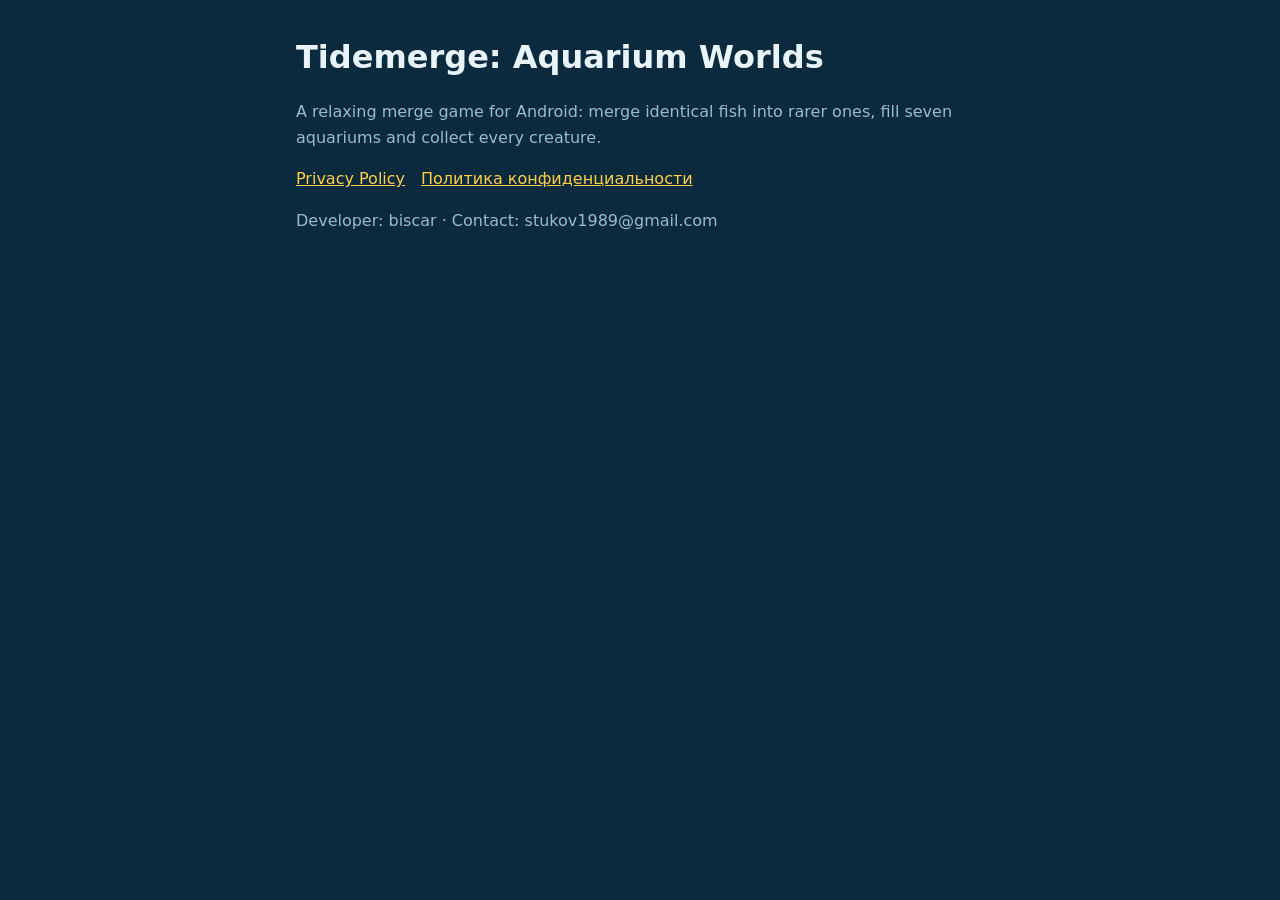
<file: index.html>
<!doctype html>
<html lang="en"><head><meta charset="utf-8"><meta name="viewport" content="width=device-width,initial-scale=1">
<title>Tidemerge: Aquarium Worlds</title><link rel="stylesheet" href="style.css"></head>
<body><main>
<h1>Tidemerge: Aquarium Worlds</h1>
<p class="muted">A relaxing merge game for Android: merge identical fish into rarer ones, fill seven aquariums and collect every creature.</p>
<nav><a href="privacy.html">Privacy Policy</a><a href="privacy-ru.html">Политика конфиденциальности</a></nav>
<p class="muted">Developer: biscar &middot; Contact: stukov1989@gmail.com</p>
</main></body></html>
</file>
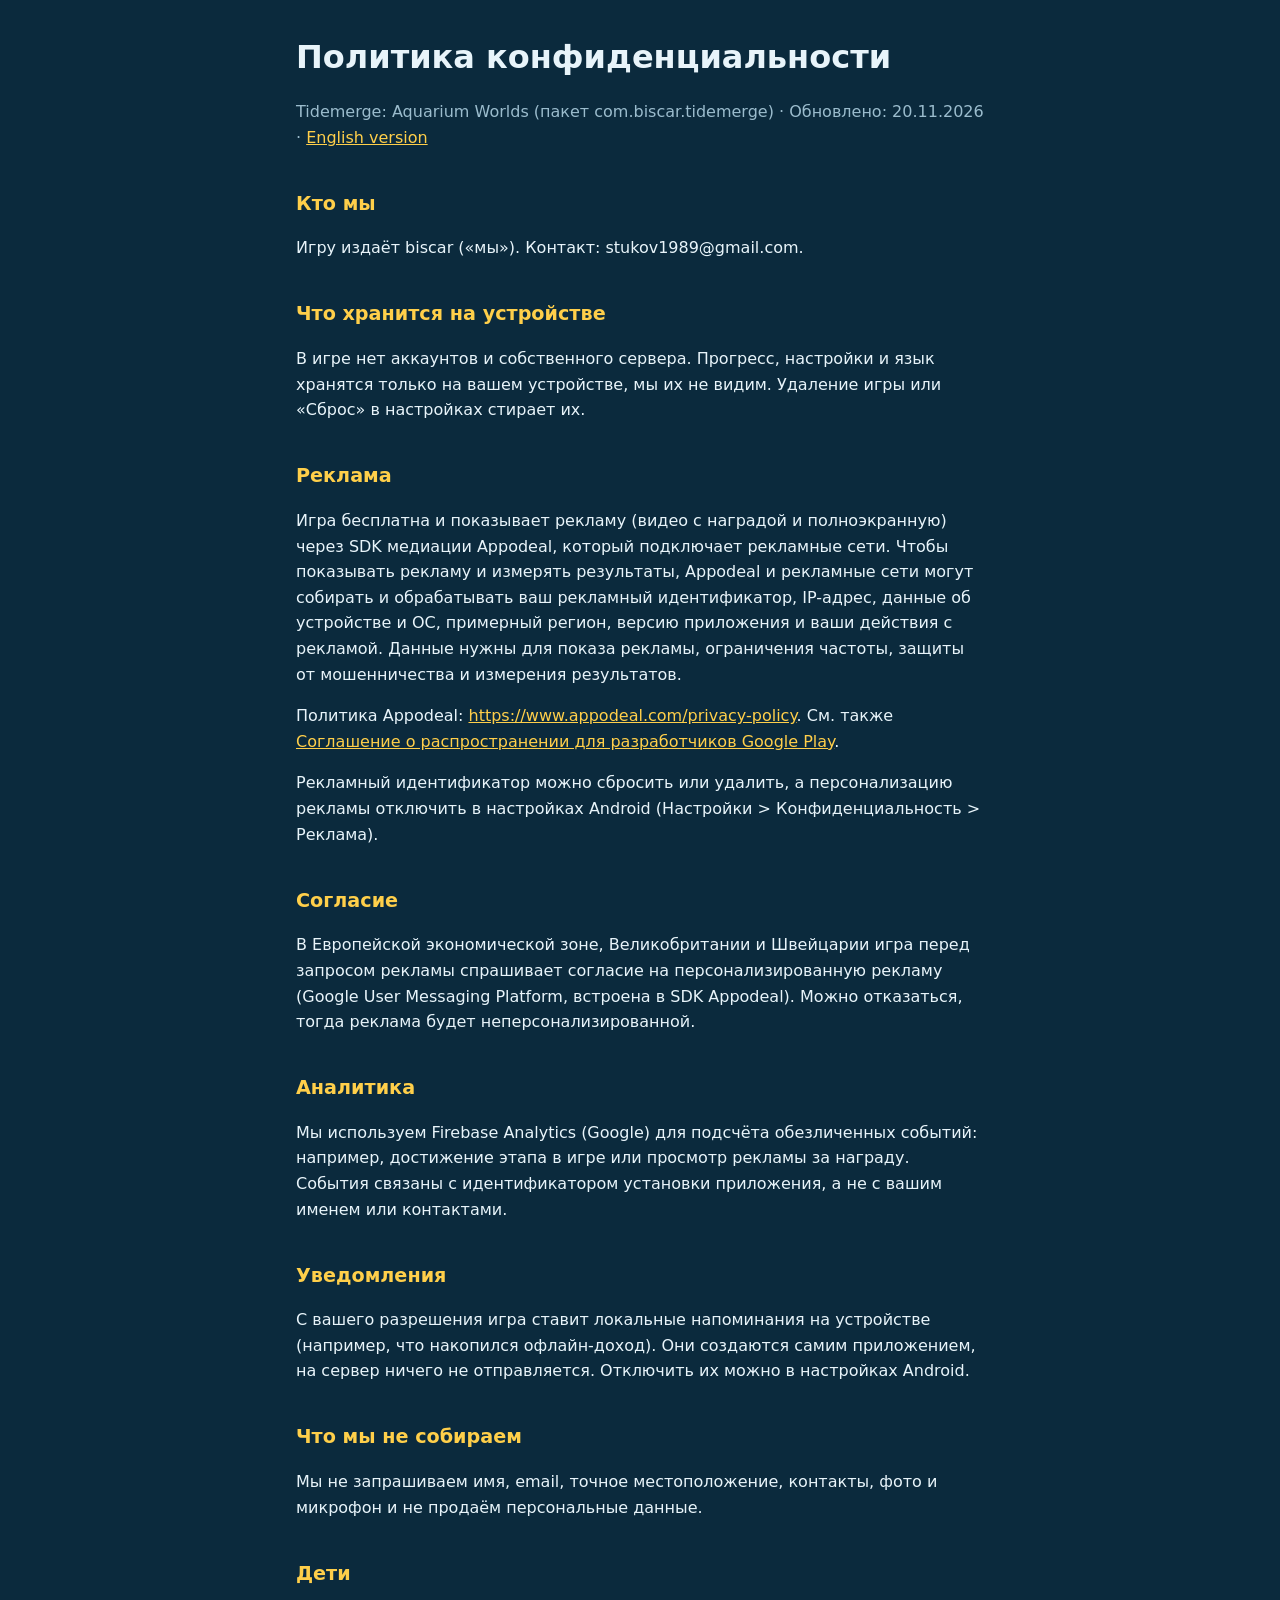
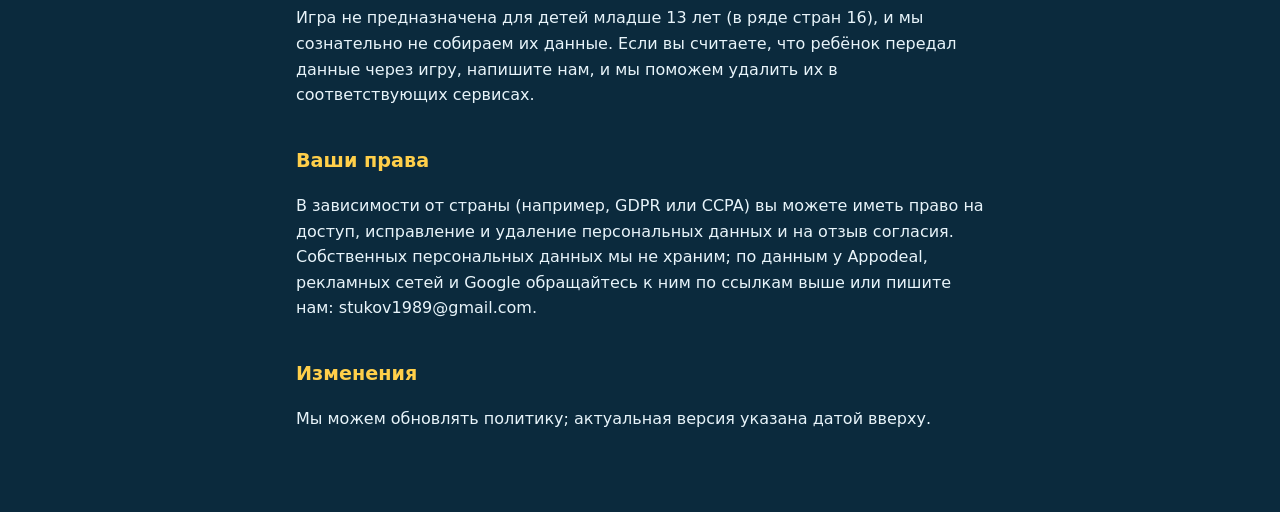
<file: privacy-ru.html>
<!doctype html>
<html lang="ru"><head><meta charset="utf-8"><meta name="viewport" content="width=device-width,initial-scale=1">
<title>Политика конфиденциальности - Tidemerge</title><link rel="stylesheet" href="style.css"></head>
<body><main>
<h1>Политика конфиденциальности</h1>
<p class="muted">Tidemerge: Aquarium Worlds (пакет com.biscar.tidemerge) &middot; Обновлено: 20.11.2026 &middot; <a href="privacy.html">English version</a></p>

<h2>Кто мы</h2>
<p>Игру издаёт biscar («мы»). Контакт: stukov1989@gmail.com.</p>

<h2>Что хранится на устройстве</h2>
<p>В игре нет аккаунтов и собственного сервера. Прогресс, настройки и язык хранятся только на вашем устройстве, мы их не видим. Удаление игры или «Сброс» в настройках стирает их.</p>

<h2>Реклама</h2>
<p>Игра бесплатна и показывает рекламу (видео с наградой и полноэкранную) через SDK медиации Appodeal, который подключает рекламные сети. Чтобы показывать рекламу и измерять результаты, Appodeal и рекламные сети могут собирать и обрабатывать ваш рекламный идентификатор, IP-адрес, данные об устройстве и ОС, примерный регион, версию приложения и ваши действия с рекламой. Данные нужны для показа рекламы, ограничения частоты, защиты от мошенничества и измерения результатов.</p>
<p>Политика Appodeal: <a href="https://www.appodeal.com/privacy-policy">https://www.appodeal.com/privacy-policy</a>. См. также <a href="https://play.google.com/about/developer-distribution-agreement.html">Соглашение о распространении для разработчиков Google Play</a>.</p>
<p>Рекламный идентификатор можно сбросить или удалить, а персонализацию рекламы отключить в настройках Android (Настройки &gt; Конфиденциальность &gt; Реклама).</p>

<h2>Согласие</h2>
<p>В Европейской экономической зоне, Великобритании и Швейцарии игра перед запросом рекламы спрашивает согласие на персонализированную рекламу (Google User Messaging Platform, встроена в SDK Appodeal). Можно отказаться, тогда реклама будет неперсонализированной.</p>

<h2>Аналитика</h2>
<p>Мы используем Firebase Analytics (Google) для подсчёта обезличенных событий: например, достижение этапа в игре или просмотр рекламы за награду. События связаны с идентификатором установки приложения, а не с вашим именем или контактами.</p>

<h2>Уведомления</h2>
<p>С вашего разрешения игра ставит локальные напоминания на устройстве (например, что накопился офлайн-доход). Они создаются самим приложением, на сервер ничего не отправляется. Отключить их можно в настройках Android.</p>

<h2>Что мы не собираем</h2>
<p>Мы не запрашиваем имя, email, точное местоположение, контакты, фото и микрофон и не продаём персональные данные.</p>

<h2>Дети</h2>
<p>Игра не предназначена для детей младше 13 лет (в ряде стран 16), и мы сознательно не собираем их данные. Если вы считаете, что ребёнок передал данные через игру, напишите нам, и мы поможем удалить их в соответствующих сервисах.</p>

<h2>Ваши права</h2>
<p>В зависимости от страны (например, GDPR или CCPA) вы можете иметь право на доступ, исправление и удаление персональных данных и на отзыв согласия. Собственных персональных данных мы не храним; по данным у Appodeal, рекламных сетей и Google обращайтесь к ним по ссылкам выше или пишите нам: stukov1989@gmail.com.</p>

<h2>Изменения</h2>
<p>Мы можем обновлять политику; актуальная версия указана датой вверху.</p>
</main></body></html>
</file>
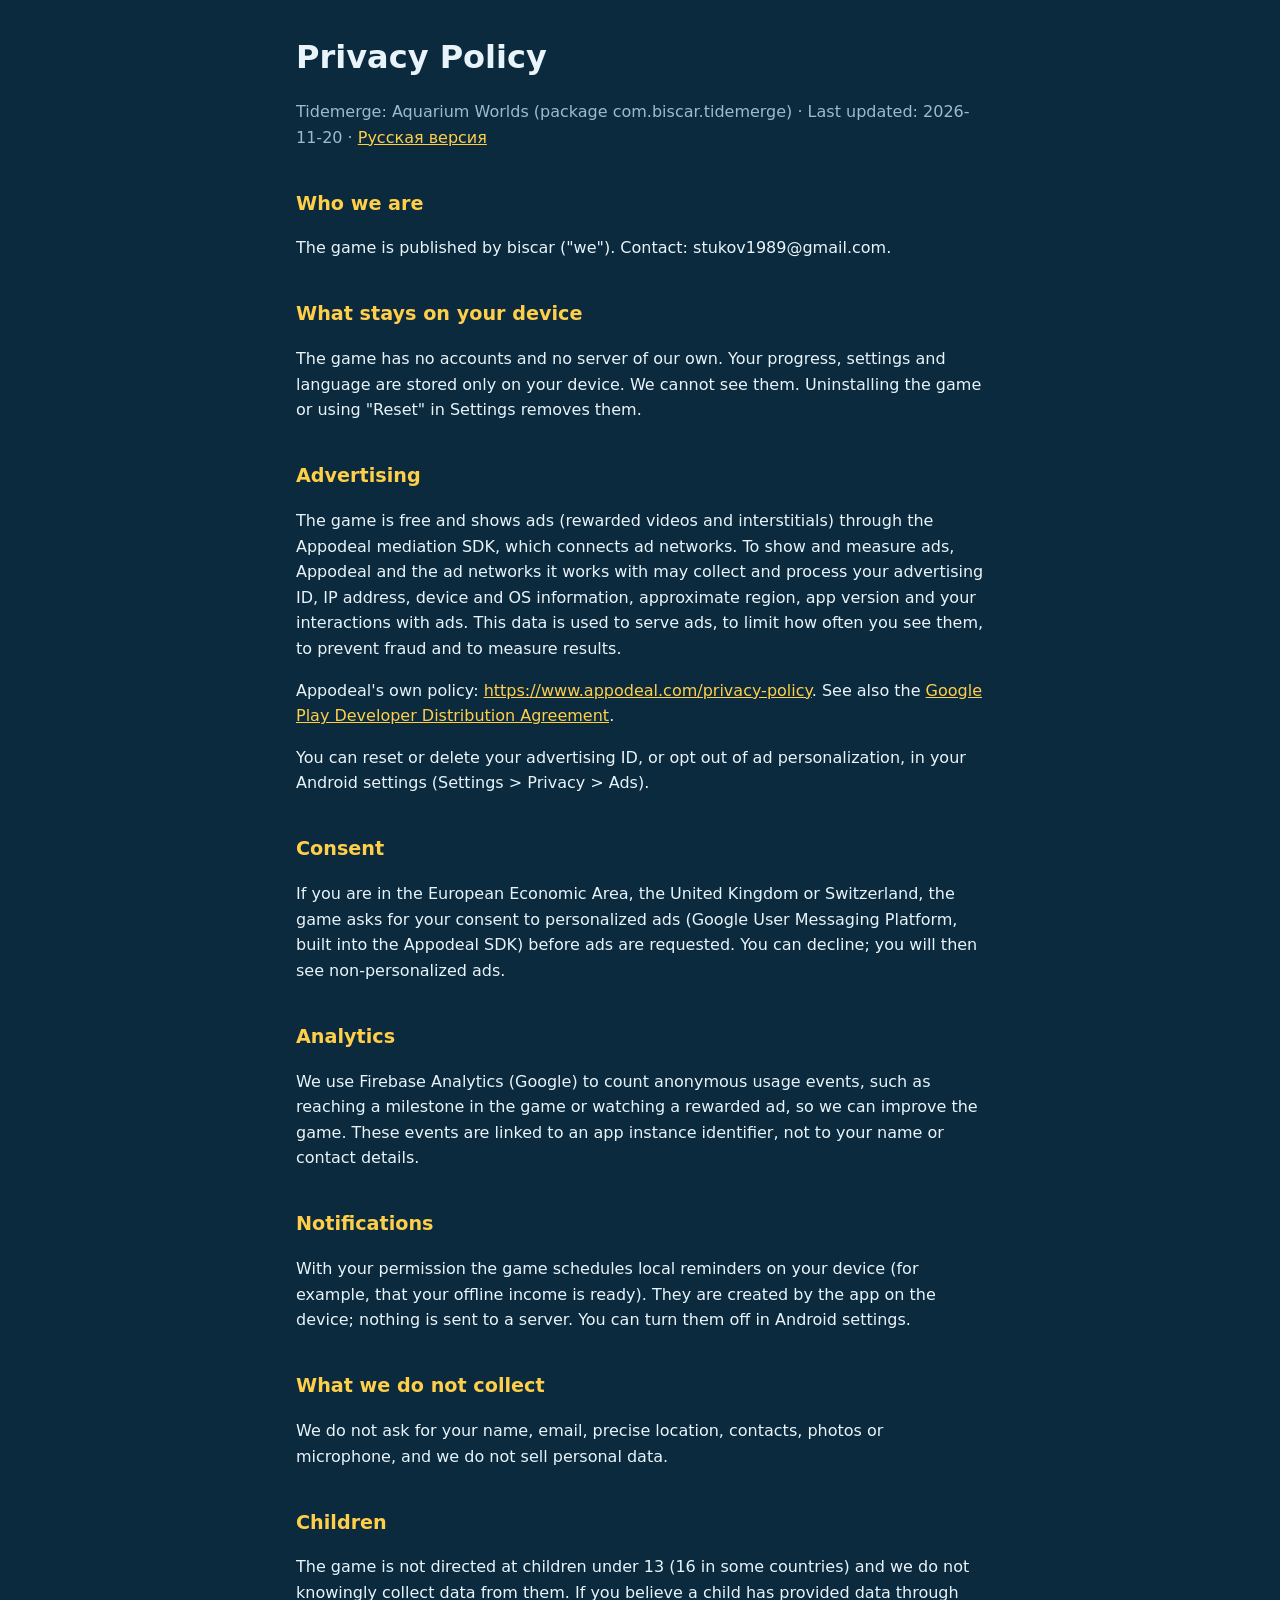
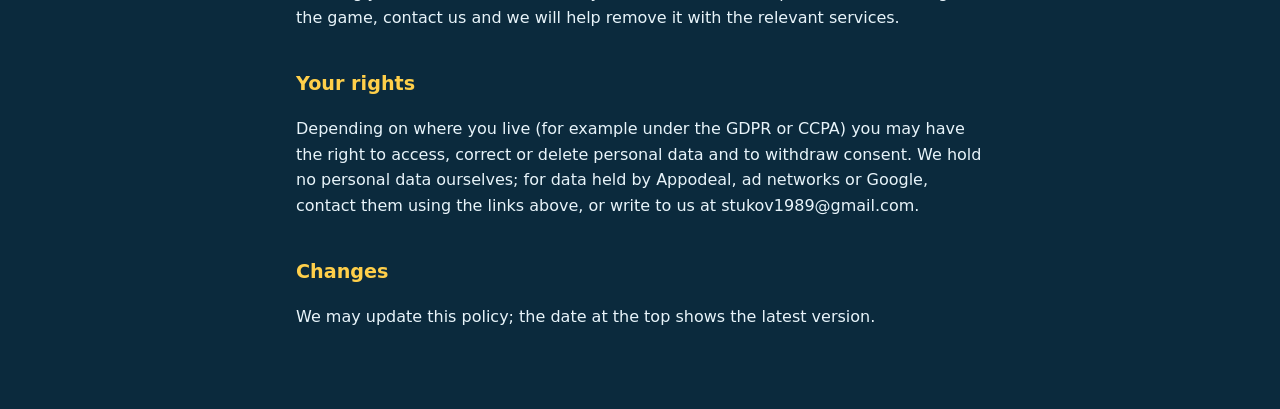
<file: privacy.html>
<!doctype html>
<html lang="en"><head><meta charset="utf-8"><meta name="viewport" content="width=device-width,initial-scale=1">
<title>Privacy Policy - Tidemerge</title><link rel="stylesheet" href="style.css"></head>
<body><main>
<h1>Privacy Policy</h1>
<p class="muted">Tidemerge: Aquarium Worlds (package com.biscar.tidemerge) &middot; Last updated: 2026-11-20 &middot; <a href="privacy-ru.html">Русская версия</a></p>

<h2>Who we are</h2>
<p>The game is published by biscar ("we"). Contact: stukov1989@gmail.com.</p>

<h2>What stays on your device</h2>
<p>The game has no accounts and no server of our own. Your progress, settings and language are stored only on your device. We cannot see them. Uninstalling the game or using "Reset" in Settings removes them.</p>

<h2>Advertising</h2>
<p>The game is free and shows ads (rewarded videos and interstitials) through the Appodeal mediation SDK, which connects ad networks. To show and measure ads, Appodeal and the ad networks it works with may collect and process your advertising ID, IP address, device and OS information, approximate region, app version and your interactions with ads. This data is used to serve ads, to limit how often you see them, to prevent fraud and to measure results.</p>
<p>Appodeal's own policy: <a href="https://www.appodeal.com/privacy-policy">https://www.appodeal.com/privacy-policy</a>. See also the <a href="https://play.google.com/about/developer-distribution-agreement.html">Google Play Developer Distribution Agreement</a>.</p>
<p>You can reset or delete your advertising ID, or opt out of ad personalization, in your Android settings (Settings &gt; Privacy &gt; Ads).</p>

<h2>Consent</h2>
<p>If you are in the European Economic Area, the United Kingdom or Switzerland, the game asks for your consent to personalized ads (Google User Messaging Platform, built into the Appodeal SDK) before ads are requested. You can decline; you will then see non-personalized ads.</p>

<h2>Analytics</h2>
<p>We use Firebase Analytics (Google) to count anonymous usage events, such as reaching a milestone in the game or watching a rewarded ad, so we can improve the game. These events are linked to an app instance identifier, not to your name or contact details.</p>

<h2>Notifications</h2>
<p>With your permission the game schedules local reminders on your device (for example, that your offline income is ready). They are created by the app on the device; nothing is sent to a server. You can turn them off in Android settings.</p>

<h2>What we do not collect</h2>
<p>We do not ask for your name, email, precise location, contacts, photos or microphone, and we do not sell personal data.</p>

<h2>Children</h2>
<p>The game is not directed at children under 13 (16 in some countries) and we do not knowingly collect data from them. If you believe a child has provided data through the game, contact us and we will help remove it with the relevant services.</p>

<h2>Your rights</h2>
<p>Depending on where you live (for example under the GDPR or CCPA) you may have the right to access, correct or delete personal data and to withdraw consent. We hold no personal data ourselves; for data held by Appodeal, ad networks or Google, contact them using the links above, or write to us at stukov1989@gmail.com.</p>

<h2>Changes</h2>
<p>We may update this policy; the date at the top shows the latest version.</p>
</main></body></html>
</file>
<file: style.css>
:root{--bg:#0b2a3d;--card:#123a52;--text:#e8f4fa;--muted:#9bbccd;--accent:#ffcf4a}
*{box-sizing:border-box}
body{margin:0;background:var(--bg);color:var(--text);font:16px/1.6 system-ui,-apple-system,Segoe UI,Roboto,sans-serif}
main{max-width:720px;margin:0 auto;padding:32px 16px 64px}
h1{font-size:2rem;margin:0 0 .25em}h2{margin-top:2em;color:var(--accent);font-size:1.2rem}
a{color:var(--accent)}p,li{color:var(--text)}.muted{color:var(--muted)}
nav a{margin-right:1em}
</file>
